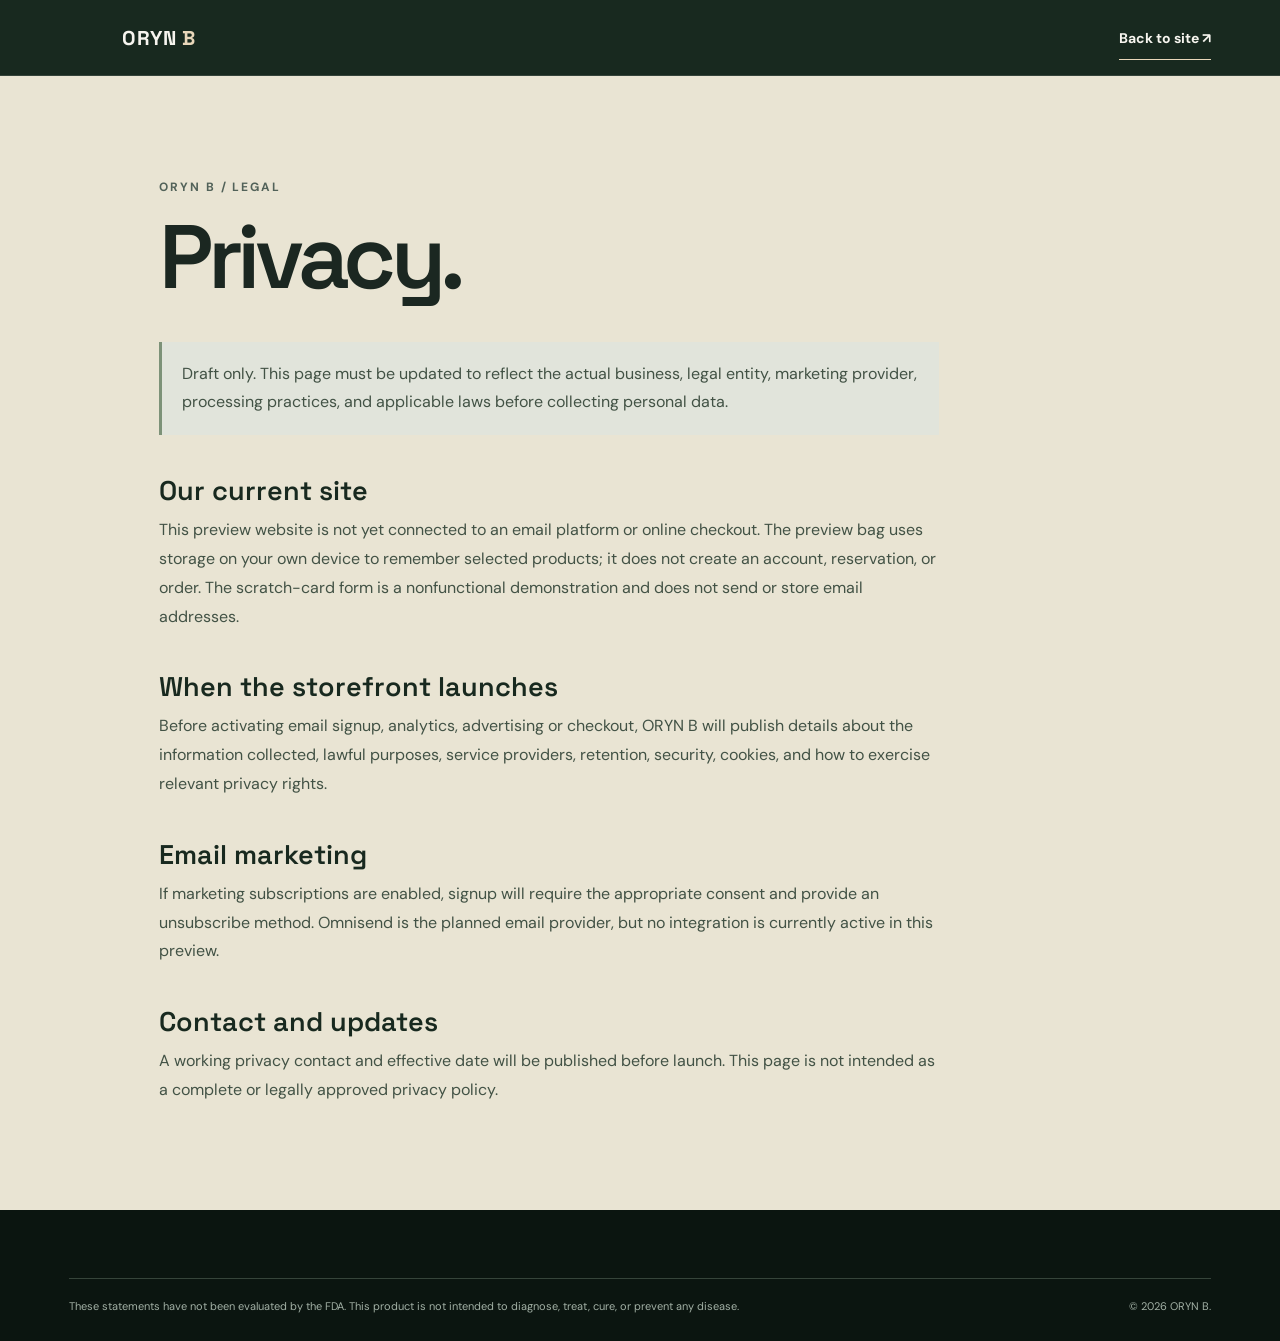
<file: privacy.html>
<!doctype html><html lang="en"><head><meta charset="UTF-8"><meta name="viewport" content="width=device-width, initial-scale=1"><meta name="description" content="ORYN B privacy notice draft"><title>Privacy — ORYN B</title><link rel="icon" href="assets/favicon.png" type="image/png"><link rel="preconnect" href="https://fonts.googleapis.com"><link rel="preconnect" href="https://fonts.gstatic.com" crossorigin><link href="https://fonts.googleapis.com/css2?family=DM+Sans:wght@400;500;600;700&family=Space+Grotesk:wght@400;500;600;700&display=swap" rel="stylesheet"><link rel="stylesheet" href="styles.css"></head><body class="legal-page"><header class="site-header legal-header"><a class="brand" href="index.html" aria-label="ORYN B home"><span class="brand-symbol" aria-hidden="true">OB</span><span>ORYN <b>B</b></span></a><a class="text-link" href="index.html">Back to site ↗</a></header><main class="legal-main"><p class="eyebrow">ORYN B / LEGAL</p><h1>Privacy.</h1><article class="legal-content"><p class="legal-note">Draft only. This page must be updated to reflect the actual business, legal entity, marketing provider, processing practices, and applicable laws before collecting personal data.</p><h2>Our current site</h2><p>This preview website is not yet connected to an email platform or online checkout. The preview bag uses storage on your own device to remember selected products; it does not create an account, reservation, or order. The scratch-card form is a nonfunctional demonstration and does not send or store email addresses.</p><h2>When the storefront launches</h2><p>Before activating email signup, analytics, advertising or checkout, ORYN B will publish details about the information collected, lawful purposes, service providers, retention, security, cookies, and how to exercise relevant privacy rights.</p><h2>Email marketing</h2><p>If marketing subscriptions are enabled, signup will require the appropriate consent and provide an unsubscribe method. Omnisend is the planned email provider, but no integration is currently active in this preview.</p><h2>Contact and updates</h2><p>A working privacy contact and effective date will be published before launch. This page is not intended as a complete or legally approved privacy policy.</p></article></main><footer class="site-footer"><div class="footer-bottom"><p>These statements have not been evaluated by the FDA. This product is not intended to diagnose, treat, cure, or prevent any disease.</p><p>© 2026 ORYN B.</p></div></footer></body></html>
</file>
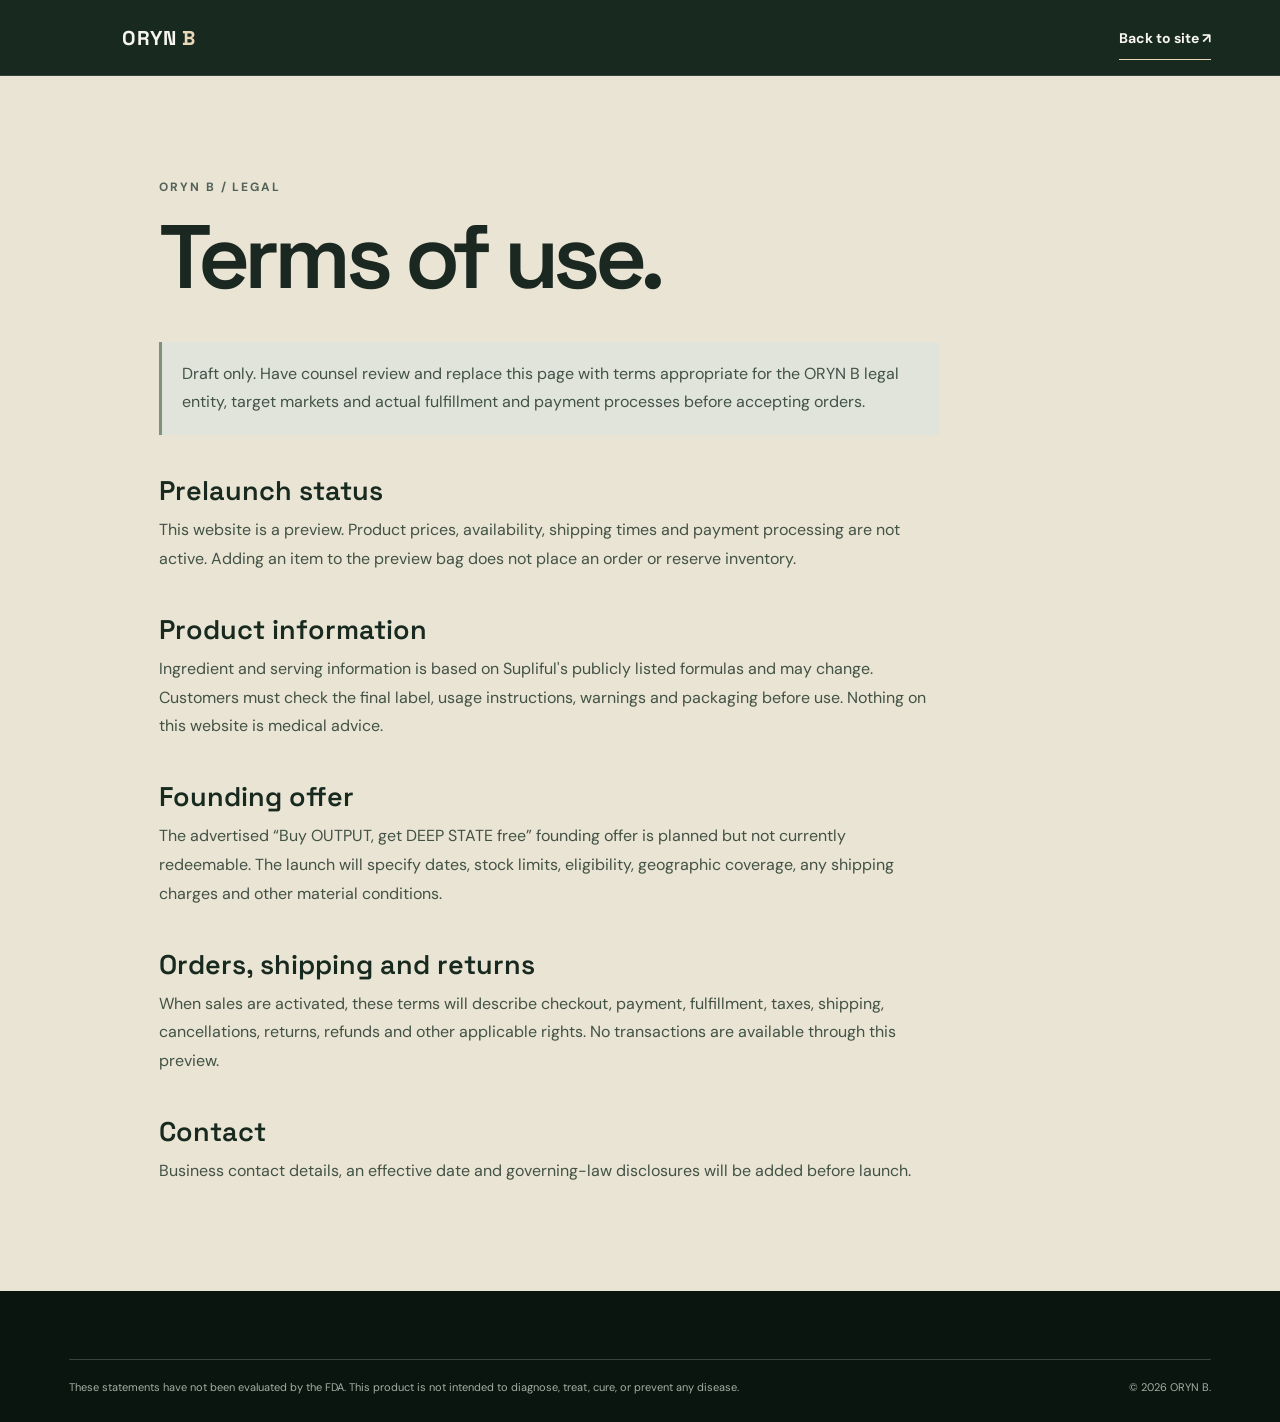
<file: terms.html>
<!doctype html><html lang="en"><head><meta charset="UTF-8"><meta name="viewport" content="width=device-width, initial-scale=1"><meta name="description" content="ORYN B terms draft"><title>Terms — ORYN B</title><link rel="icon" href="assets/favicon.png" type="image/png"><link rel="preconnect" href="https://fonts.googleapis.com"><link rel="preconnect" href="https://fonts.gstatic.com" crossorigin><link href="https://fonts.googleapis.com/css2?family=DM+Sans:wght@400;500;600;700&family=Space+Grotesk:wght@400;500;600;700&display=swap" rel="stylesheet"><link rel="stylesheet" href="styles.css"></head><body class="legal-page"><header class="site-header legal-header"><a class="brand" href="index.html" aria-label="ORYN B home"><span class="brand-symbol" aria-hidden="true">OB</span><span>ORYN <b>B</b></span></a><a class="text-link" href="index.html">Back to site ↗</a></header><main class="legal-main"><p class="eyebrow">ORYN B / LEGAL</p><h1>Terms of use.</h1><article class="legal-content"><p class="legal-note">Draft only. Have counsel review and replace this page with terms appropriate for the ORYN B legal entity, target markets and actual fulfillment and payment processes before accepting orders.</p><h2>Prelaunch status</h2><p>This website is a preview. Product prices, availability, shipping times and payment processing are not active. Adding an item to the preview bag does not place an order or reserve inventory.</p><h2>Product information</h2><p>Ingredient and serving information is based on Supliful's publicly listed formulas and may change. Customers must check the final label, usage instructions, warnings and packaging before use. Nothing on this website is medical advice.</p><h2>Founding offer</h2><p>The advertised “Buy OUTPUT, get DEEP STATE free” founding offer is planned but not currently redeemable. The launch will specify dates, stock limits, eligibility, geographic coverage, any shipping charges and other material conditions.</p><h2>Orders, shipping and returns</h2><p>When sales are activated, these terms will describe checkout, payment, fulfillment, taxes, shipping, cancellations, returns, refunds and other applicable rights. No transactions are available through this preview.</p><h2>Contact</h2><p>Business contact details, an effective date and governing-law disclosures will be added before launch.</p></article></main><footer class="site-footer"><div class="footer-bottom"><p>These statements have not been evaluated by the FDA. This product is not intended to diagnose, treat, cure, or prevent any disease.</p><p>© 2026 ORYN B.</p></div></footer></body></html>
</file>
<file: styles.css>
:root{--forest:#0d1915;--deep:#08130f;--olive:#1d3127;--cream:#f4f0e7;--paper:#eae6db;--sand:#d5b98a;--text:#1b2721;--muted:#55635a;--line:#d1d0c5;--light:#f8f5ed;--edge:clamp(22px,5.4vw,90px);--sans:'DM Sans',Arial,sans-serif;--display:'Space Grotesk',Arial,sans-serif;--ease:cubic-bezier(.22,1,.36,1)}
*{box-sizing:border-box}html{scroll-behavior:smooth;scroll-padding-top:100px}body{margin:0;background:var(--cream);color:var(--text);font:400 16px/1.6 var(--sans);-webkit-font-smoothing:antialiased;overflow-x:hidden}body.dialog-open{overflow:hidden}a{color:inherit;text-decoration:none}button,input{font:inherit}button{cursor:pointer}img{display:block;max-width:100%}button,summary,a,input{ -webkit-tap-highlight-color:transparent}button:focus-visible,a:focus-visible,input:focus-visible,summary:focus-visible{outline:3px solid #b58e4d;outline-offset:4px}::selection{background:#d4b587;color:#08130f}.skip-link{position:fixed;top:-100px;left:16px;background:var(--light);padding:10px 16px;z-index:200}.skip-link:focus{top:10px}.progress-track{position:fixed;z-index:120;top:0;left:0;width:100%;height:3px;pointer-events:none}.progress-track span{display:block;background:var(--sand);height:100%;transform-origin:left;transform:scaleX(0)}
.eyebrow{font:700 12px/1.5 var(--sans);letter-spacing:.16em;text-transform:uppercase;color:#526259}.eyebrow.light{color:#d7c7a9}.announcement{min-height:36px;display:flex;align-items:center;justify-content:center;gap:26px;padding:7px 16px;background:#c7af89;color:#14231b;font:700 10px/1.5 var(--sans);letter-spacing:.11em;text-align:center}.announcement button{color:inherit;border:0;border-bottom:1px solid #536049;background:none;font:inherit;letter-spacing:inherit;padding:1px 0}.announcement button:hover{border-color:transparent}.site-header{height:76px;display:flex;align-items:center;justify-content:space-between;gap:30px;padding:0 var(--edge);background:var(--forest);color:var(--light);position:sticky;top:0;z-index:90;border-bottom:1px solid rgba(255,255,255,.12);transition:height .25s}.site-header.is-scrolled{height:68px;box-shadow:0 15px 40px rgba(0,0,0,.1)}.brand{display:inline-flex;align-items:center;gap:11px;font:700 20px/1 var(--display);letter-spacing:.03em;white-space:nowrap}.brand b,.footer-brand b{color:var(--sand);font-weight:700}.brand-symbol{height:32px;width:32px;border:1px solid #d0be9b;border-radius:50%;font:700 10px/30px var(--display);text-align:center;letter-spacing:-.05em}.desktop-nav{display:flex;align-items:center;gap:clamp(18px,3.2vw,54px);margin-left:auto;margin-right:auto}.desktop-nav a{font:600 14px/1 var(--sans);color:#e3e4db;transition:color .2s}.desktop-nav a:hover{color:var(--sand)}.header-actions{display:flex;align-items:center;gap:18px}.cart-trigger{border:0;background:none;color:var(--light);display:flex;align-items:center;gap:8px;font-weight:600;font-size:14px}.count-bubble{background:var(--sand);color:var(--forest);height:21px;min-width:21px;padding:0 4px;border-radius:12px;text-align:center;font:700 11px/21px var(--display)}.menu-toggle{display:none;width:34px;height:34px;align-items:center;justify-content:center;flex-direction:column;gap:6px;border:0;background:none}.menu-toggle span{height:1.5px;width:23px;background:var(--light)}.mobile-nav{position:fixed;top:72px;left:0;right:0;z-index:89;background:var(--forest);color:var(--light);border-top:1px solid #32423a;padding:22px var(--edge) 30px;box-shadow:0 20px 35px #0005}.mobile-nav[hidden]{display:none}.mobile-nav a,.mobile-nav button{display:block;text-align:left;width:100%;padding:15px 0;border:0;border-bottom:1px solid #33453b;background:none;color:inherit;font:500 18px var(--display)}
.hero{position:relative;isolation:isolate;min-height:670px;min-height:min(790px,calc(100svh - 112px));display:grid;grid-template-columns:51% 49%;background:var(--forest);color:var(--light);overflow:hidden}.hero-glow{position:absolute;width:850px;height:850px;left:35%;top:-170px;z-index:-1;border-radius:50%;background:radial-gradient(circle,#3e4d3890 0%,#1e30236b 33%,transparent 70%);filter:blur(6px)}.hero-content{padding:clamp(65px,7vw,125px) 0 80px var(--edge);position:relative;z-index:3;align-self:center}.hero h1{font:600 clamp(58px,6.8vw,100px)/.94 var(--display);letter-spacing:-.065em;margin:24px 0}.hero h1 em{font-style:normal;color:var(--sand)}.hero-description{max-width:450px;color:#d9ded4;font-size:clamp(16px,1.4vw,19px);line-height:1.7;margin:0 0 34px}.button-row{display:flex;flex-wrap:wrap;gap:12px;align-items:center}.button{display:inline-flex;align-items:center;justify-content:space-between;gap:20px;min-height:52px;padding:13px 20px;border:1px solid transparent;border-radius:3px;font:700 13px/1.2 var(--sans);letter-spacing:.005em;text-align:left;transition:transform .28s var(--ease),background .3s,color .3s,border-color .3s;white-space:nowrap}.button:hover{transform:translateY(-3px)}.button span{font-size:18px;font-weight:500}.button-sand{background:var(--sand);color:var(--forest);border-color:var(--sand)}.button-sand:hover{background:#ead5b2}.button-text{background:transparent;color:var(--light);padding-left:8px;padding-right:8px}.button-text:hover{color:var(--sand)}.button-dark{background:var(--forest);color:var(--light)}.button-dark:hover{background:#294436}.button-outline{border-color:var(--forest);background:transparent;color:var(--forest)}.button-outline:hover{background:var(--forest);color:var(--light)}.micro-line{display:block;margin-top:53px;font-size:10px;color:#b8c1b7;letter-spacing:.15em;font-weight:700}.hero-art{position:relative;min-height:590px;display:flex;align-items:stretch;overflow:hidden}.hero-art img{width:100%;height:100%;object-fit:cover;object-position:50% 22%;opacity:.94;mask-image:linear-gradient(to right,transparent 0%,#000 14%,#000 100%);filter:saturate(.84) contrast(1.04);animation:hero-settle 1.7s var(--ease) both}.hero-halo{position:absolute;inset:11% 12%;border-radius:50%;border:1px solid #e5dcb226;box-shadow:0 0 0 65px #d7cc9e0a,0 0 0 135px #d7cc9e07;z-index:1;pointer-events:none}.hero-art-label{position:absolute;right:var(--edge);bottom:38px;color:#faf9f0;letter-spacing:.17em;font-size:11px;font-weight:700;text-shadow:0 2px 8px #000;z-index:3}.hero-index{position:absolute;bottom:27px;left:var(--edge);right:var(--edge);display:flex;justify-content:space-between;color:#b9c3b7;pointer-events:none;font-size:10px;letter-spacing:.12em}.signal-strip{display:flex;align-items:center;justify-content:center;flex-wrap:wrap;gap:clamp(12px,2.8vw,38px);background:#c8b490;min-height:61px;padding:14px 20px;color:#1d2c23;font:700 11px/1.5 var(--sans);letter-spacing:.13em;text-align:center}.signal-strip i{font-size:14px;font-style:normal;color:#526454}
.section-pad{padding:clamp(74px,9vw,142px) var(--edge)}.section-heading{display:flex;justify-content:space-between;align-items:end;gap:45px;margin-bottom:42px}.section-heading h2,.capsule-copy h2,.faq-section h2{font:600 clamp(42px,5vw,69px)/1.04 var(--display);letter-spacing:-.058em;margin:16px 0 0}.section-heading h2 em,.capsule-copy h2 em,.faq-section h2 em{font-style:normal;color:#707c6e}.section-heading>p{max-width:330px;color:#59655b;font-size:16px;margin:0 0 4px}.products-section{background:var(--cream)}.product-grid{display:grid;grid-template-columns:repeat(2,minmax(0,1fr));gap:22px}.product-card{min-width:0;background:#fffdf7;border:1px solid #d5d3c8;display:flex;flex-direction:column;overflow:hidden;transition:box-shadow .35s,transform .35s}.product-card:hover{box-shadow:0 24px 65px #26342914;transform:translateY(-3px)}.product-image{height:clamp(320px,30vw,460px);position:relative;overflow:hidden;background:#263529}.product-image:after{content:'';position:absolute;inset:0;pointer-events:none;background:linear-gradient(180deg,#10201982 0%,transparent 26%,transparent 67%,#07100c7d)}.product-image img{width:100%;height:100%;object-fit:cover;filter:saturate(.92);transition:transform .9s var(--ease)}.product-image-output img{transform:scale(1.03);transform-origin:center}.product-image-deep img{transform:scale(1.03);transform-origin:center}.product-image-bundle img{transform:scale(1.04);object-position:center}.product-card:hover .product-image-output img{transform:scale(1.09)}.product-card:hover .product-image-deep img{transform:scale(1.09)}.product-card:hover .product-image-bundle img{transform:scale(1.1)}.image-index,.image-label{position:absolute;z-index:1;color:#fffaf0;font-size:11px;font-weight:700;letter-spacing:.12em;text-shadow:0 1px 6px #0008}.image-index{top:23px;left:24px}.image-label{bottom:23px;left:24px}.product-body{padding:30px clamp(22px,3vw,40px) 34px;display:flex;flex:1;flex-direction:column}.product-body .eyebrow{color:#607364}.name-row{display:flex;align-items:center;justify-content:space-between;gap:10px;margin:8px 0 4px}.name-row h3{font:600 clamp(32px,3.5vw,48px)/1.07 var(--display);letter-spacing:-.055em;margin:0}.name-row>span{font-size:10px;white-space:nowrap;letter-spacing:.07em;font-weight:700;background:#e4e6dd;border-radius:30px;padding:7px 10px;color:#2c3d30}.product-summary{font-size:16px;line-height:1.65;color:#46554a;max-width:530px;min-height:56px;margin:13px 0 15px}.product-points{margin:0 0 17px;padding:0;list-style:none;display:flex;flex-wrap:wrap;gap:8px}.product-points li{font-size:12px;font-weight:600;line-height:1.3;background:#edece4;color:#405046;padding:7px 10px;border-radius:2px}.spec-details{border-top:1px solid #d9dad0;margin-top:auto}.spec-details summary{display:flex;justify-content:space-between;gap:15px;padding:17px 0;list-style:none;cursor:pointer;font-weight:700;font-size:13px}.spec-details summary::-webkit-details-marker{display:none}.spec-details summary span{font-size:21px;line-height:1}.spec-details[open] summary span{transform:rotate(45deg)}.spec-content{font-size:13px;line-height:1.65;color:#4c5a50;padding-bottom:9px}.spec-content p{margin:0 0 12px}.add-button{width:100%;margin-top:14px}.bundle-card{grid-column:1/-1;display:grid;grid-template-columns:1fr 1fr;background:#e2e6dc}.bundle-card .product-image{height:auto;min-height:495px}.bundle-card .product-body{padding:clamp(28px,5vw,70px);justify-content:center}.bundle-card .offer-tag{background:var(--sand);color:#193024}.offer-inline{display:flex;flex-direction:column;padding:22px;margin-top:8px;background:#cbd3c8;border:1px solid #b4c3af;gap:7px}.offer-inline span{font-size:10px;letter-spacing:.13em;font-weight:700}.offer-inline strong{font:600 clamp(23px,2.5vw,35px)/1.18 var(--display);letter-spacing:-.035em}.offer-inline small{font-size:12px;line-height:1.5;color:#4b5a4f}.bundle-card .add-button{margin-top:22px}.product-footnote{max-width:860px;margin:26px 0 0;color:#69766b;font-size:12px;line-height:1.65}
.approach-section{background:#101e18;color:var(--light);display:grid;grid-template-columns:1fr .85fr;align-items:center;min-height:650px;gap:7vw;padding:110px var(--edge);overflow:hidden}.approach-copy{max-width:640px}.approach-copy h2{font:600 clamp(52px,6vw,84px)/1 var(--display);letter-spacing:-.06em;margin:23px 0 32px}.approach-copy h2 em{font-style:normal;color:var(--sand)}.approach-copy>p:not(.eyebrow){max-width:510px;font-size:17px;line-height:1.75;color:#d7ded3;margin:0 0 20px}.text-link{display:inline-flex;align-items:center;gap:25px;border-bottom:1px solid var(--sand);padding-bottom:10px;font-weight:700;font-size:14px;color:var(--sand);margin-top:12px}.text-link:hover{gap:32px}.approach-visual{position:relative;aspect-ratio:1;display:grid;place-items:center;isolation:isolate;max-height:510px}.orbit-ring{position:absolute;border:1px solid #c7af8c55;border-radius:50%;width:71%;aspect-ratio:1;animation:orbit 30s linear infinite}.orbit-ring:after{content:'✳';position:absolute;top:0;left:48%;font-size:22px;color:var(--sand)}.orbit-ring-two{width:100%;animation-duration:50s;animation-direction:reverse;opacity:.62}.vital-center{font:600 clamp(80px,10vw,150px)/1 var(--display);letter-spacing:-.1em;color:#e6e2d5}.vital-center span{font-size:.55em;vertical-align:middle;padding:0 6px;color:var(--sand)}.vital-label{position:absolute;top:10%;right:0;color:var(--sand);font:700 11px/1.6 var(--sans);letter-spacing:.14em}.approach-visual>p{position:absolute;bottom:3%;left:0;color:#99aa9d;font-size:10px;line-height:1.8;letter-spacing:.15em}
.capsule-section{background:#e7e6db;display:grid;grid-template-columns:.8fr 1fr;gap:8vw;align-items:center}.capsule-copy{max-width:470px}.capsule-copy>p:not(.eyebrow){max-width:415px;font-size:17px;line-height:1.75;color:#4e5d52;margin:24px 0 34px}.rhythm-detail{padding:13px 0;border-top:1px solid #b8c1b3}.rhythm-detail span{font-size:12px;font-weight:700;letter-spacing:.1em;color:#51604f}.rhythm-detail p{font:500 17px var(--display);margin:4px 0}.capsule-copy .button{margin-top:26px}.capsule-scene{position:relative;min-height:540px;overflow:hidden;background:#1e3025;border-radius:3px;isolation:isolate}.capsule-scene:after{content:'';position:absolute;inset:0;background:linear-gradient(90deg,#101c143d,transparent),linear-gradient(0deg,#0b1b0daa,transparent 45%);pointer-events:none}.capsule-scene img{height:100%;width:100%;position:absolute;inset:0;object-fit:cover;object-position:75% 25%;transform:scale(1.55);transform-origin:right center;filter:saturate(.8)}.scene-lid{width:104px;height:25px;border-radius:50%;background:linear-gradient(#d6d0bd,#868d78);border:4px solid #a5a899;position:absolute;top:28%;right:18%;z-index:2;transform:translateY(calc(var(--motion,0)* -90px)) rotate(calc(var(--motion,0)* 24deg));opacity:.75;box-shadow:0 8px 18px #0008;transition:transform .1s linear}.scene-pill{position:absolute;width:19px;height:53px;border-radius:15px;right:18%;top:31%;z-index:3;background:linear-gradient(90deg,#e8dac0 48%,#c7b18b 52%);border:1px solid #ede5d0;opacity:calc(var(--motion,0)* .9);box-shadow:0 6px 15px #0005}.pill-one{transform:translate(calc(var(--motion,0)* -84px),calc(var(--motion,0)* 180px)) rotate(calc(var(--motion,0)* 63deg))}.pill-two{transform:translate(calc(var(--motion,0)* -3px),calc(var(--motion,0)* 245px)) rotate(calc(var(--motion,0)* -47deg))}.pill-three{transform:translate(calc(var(--motion,0)* 64px),calc(var(--motion,0)* 180px)) rotate(calc(var(--motion,0)* 85deg))}.scene-note{position:absolute;bottom:18px;left:22px;z-index:3;font-size:10px;color:#fbf6e7;letter-spacing:.14em}.offer-band{background:#233a2c;color:#f5f1e8;display:flex;position:relative;min-height:490px;align-items:center;overflow:hidden;padding:85px var(--edge)}.offer-band-content{position:relative;z-index:3;max-width:790px}.offer-band h2{font:600 clamp(51px,6.3vw,89px)/1 var(--display);letter-spacing:-.06em;margin:19px 0 21px}.offer-band h2 em{font-style:normal;color:var(--sand)}.offer-band-content>p:not(.eyebrow){max-width:440px;font-size:17px;color:#d8e2d8;margin:0 0 27px}.giant-asterisk{font:500 clamp(280px,44vw,680px)/1 var(--display);color:#d0b68519;position:absolute;right:-1%;top:-32%;transform:rotate(-12deg);pointer-events:none}.faq-section{background:#f6f3ed}.faq-section .section-heading{margin-bottom:42px}.faq-list{max-width:1000px}.faq-list details{border-top:1px solid #c8cbbf}.faq-list details:last-child{border-bottom:1px solid #c8cbbf}.faq-list summary{list-style:none;display:flex;align-items:center;justify-content:space-between;gap:16px;padding:24px 3px;cursor:pointer;font:600 clamp(17px,2vw,23px) var(--display);letter-spacing:-.03em}.faq-list summary::-webkit-details-marker{display:none}.faq-list summary span{font:400 29px/1 var(--display);color:#5b6c5d}.faq-list details[open] summary span{transform:rotate(45deg)}.faq-list details p{margin:0 10% 27px 3px;max-width:700px;color:#536157;font-size:16px;line-height:1.7}
.site-footer{background:#0b1510;color:#f5f0e7;padding:68px var(--edge) 25px}.footer-top{display:flex;justify-content:space-between;gap:30px;padding-bottom:78px}.footer-brand{font:600 clamp(32px,5vw,59px)/1 var(--display);letter-spacing:-.05em}.footer-top>div:first-child>p{font-size:14px;color:#aebbae;margin:21px 0 0}.footer-links{display:flex;gap:clamp(48px,8vw,150px)}.footer-links>div{display:flex;flex-direction:column;align-items:start;gap:11px}.footer-links b{font-size:11px;letter-spacing:.12em;color:var(--sand);margin-bottom:7px}.footer-links a,.footer-links button{font-size:14px;color:#d7dfd5;background:none;border:0;padding:0;text-align:left}.footer-links a:hover,.footer-links button:hover{color:var(--sand)}.footer-bottom{border-top:1px solid #36443a;padding-top:19px;display:flex;justify-content:space-between;align-items:start;gap:40px;color:#a2b0a5;font-size:11px;line-height:1.6}.footer-bottom p:first-child{max-width:670px}.footer-bottom p{margin:0}
.cart-overlay{position:fixed;inset:0;background:#08100bc1;z-index:120}.cart-overlay[hidden]{display:none}.cart-drawer{position:fixed;z-index:121;right:0;top:0;bottom:0;width:min(500px,100vw);background:var(--cream);color:var(--text);display:flex;flex-direction:column;transform:translateX(105%);transition:transform .45s var(--ease);box-shadow:-20px 0 55px #0003;visibility:hidden}.cart-drawer.is-open{transform:translateX(0);visibility:visible}.drawer-header{padding:33px 32px 20px;border-bottom:1px solid var(--line);display:flex;align-items:start;justify-content:space-between}.drawer-header h2{font:600 34px/1.1 var(--display);letter-spacing:-.04em;margin:7px 0 0}.drawer-header h2 span{font:600 15px var(--sans);vertical-align:middle;color:#5a6c5e}.icon-close{font:400 32px/1 var(--sans);border:0;background:none;color:inherit;padding:0 3px}.cart-content{flex:1;overflow-y:auto;padding:25px 32px}.empty-bag{font-size:16px;color:#536056;max-width:320px;margin:50px 0}.cart-entry{display:grid;grid-template-columns:80px 1fr auto;gap:15px;align-items:start;padding:18px 0;border-bottom:1px solid #c6cbbd}.cart-entry-img{height:80px;background:#213728;overflow:hidden}.cart-entry-img img{height:100%;width:100%;object-fit:cover}.cart-entry h3{font:600 19px/1.2 var(--display);margin:0 0 5px}.cart-entry p{font-size:12px;color:#637266;margin:0}.cart-entry button{border:0;background:transparent;color:#526651;font-size:19px}.qty-tools{display:inline-flex;align-items:center;gap:13px;border:1px solid #bfc8bd;margin-top:12px}.qty-tools button{padding:3px 8px;color:var(--forest)}.qty-tools span{min-width:12px;text-align:center;font-size:12px;font-weight:700}.drawer-footer{padding:25px 32px 33px;border-top:1px solid var(--line)}.drawer-footer p{margin:0 0 18px;font-size:12px;color:#526351}.drawer-footer .button{width:100%}
.offer-dialog{width:min(480px,calc(100% - 28px));max-height:calc(100dvh - 24px);border:0;border-radius:10px;padding:0;background:#f4f1e8;color:var(--forest);box-shadow:0 28px 95px #0008;overflow-y:auto}.offer-dialog::backdrop{background:rgba(2,10,5,.78);backdrop-filter:blur(6px)}.offer-modal-inner{padding:clamp(22px,4.5vw,40px);position:relative}.offer-close{position:absolute;right:23px;top:19px}.offer-modal-inner>.eyebrow{margin:0;color:#536550}.offer-modal-inner h2{font:600 clamp(34px,7vw,47px)/.99 var(--display);letter-spacing:-.053em;margin:17px 0 13px}.offer-modal-inner h2 em{font-style:normal;color:#657c61}.modal-intro{color:#4c604f;margin:0 0 20px;font-size:14px}.scratch-area{height:160px;position:relative;border-radius:5px;overflow:hidden;border:1px solid #657865;background:#12251a}.scratch-prize{position:absolute;inset:0;background:#13261e;color:#f4eddd;display:flex;align-items:center;justify-content:center;flex-direction:column;gap:8px;text-align:center;padding:10px 16px}.scratch-prize>span{font:700 10px var(--sans);letter-spacing:.16em;color:var(--sand)}.scratch-prize strong{font:600 clamp(20px,5.5vw,29px)/1.12 var(--display);letter-spacing:-.04em}.scratch-prize strong em{font-style:normal;color:var(--sand)}.scratch-prize small{font-size:10px;color:#bfcdbd;line-height:1.3}.scratch-area canvas{position:absolute;inset:0;width:100%;height:100%;cursor:crosshair;touch-action:none;z-index:2}.scratch-fallback{display:block;margin:9px auto 18px;border:0;border-bottom:1px solid #8b987e;background:none;font-size:12px;font-weight:700;color:#476049;padding:1px}.offer-dialog form{border-top:1px solid #cbd2c4;padding-top:17px}.offer-dialog form>label:first-child{font:600 16px/1.5 var(--display);display:block;margin-bottom:10px}.email-row{display:flex;background:#fffdf9;border:1px solid #b0bdad;min-height:50px}.email-row input{min-width:0;flex:1;border:0;padding:12px;font-size:14px;background:transparent;color:var(--forest)}.email-row button{border:0;background:#1c3325;color:#f7f2e8;font:700 12px/1 var(--sans);letter-spacing:.05em;padding:0 17px}.consent-label{display:flex;align-items:start;gap:9px;margin-top:13px;font-size:12px;line-height:1.45;color:#50614f}.consent-label input{width:16px;height:16px;accent-color:#203b2a;flex-shrink:0;margin:2px 0 0}.signup-feedback{color:#667463;font-size:11px;line-height:1.5;margin:11px 0 0}.signup-feedback.error{color:#8c3827;font-weight:600}.signup-feedback.ok{color:#225436;font-weight:700}.modal-fine{font-size:10px;color:#687668;line-height:1.5;margin:15px 0 0}
.reveal{opacity:0;transform:translateY(24px);transition:opacity .75s var(--ease),transform .75s var(--ease)}.reveal.is-visible{opacity:1;transform:translateY(0)}@keyframes hero-settle{from{opacity:.3;transform:scale(1.08)}to{opacity:.94;transform:scale(1)}}@keyframes orbit{to{transform:rotate(360deg)}}
/* Existing policy pages remain usable with the new design system. */
.legal-page{background:var(--cream)}.legal-page .site-header{position:relative;background:var(--forest);color:var(--light)}.legal-page .text-link{color:var(--light);font-size:14px}.legal-main{padding:clamp(55px,7vw,110px) var(--edge);max-width:1100px;margin:auto}.legal-main>h1{font:600 clamp(48px,8vw,90px)/1 var(--display);letter-spacing:-.06em;margin:16px 0 40px}.legal-content{max-width:780px;color:#425245;font-size:16px;line-height:1.8}.legal-content h2{font:600 27px var(--display);margin:38px 0 8px;color:var(--forest)}.legal-content p{margin:0 0 16px}.legal-note{background:#e1e4db;border-left:3px solid #7d9278;padding:18px 20px}
@media(max-width:1100px){.hero{grid-template-columns:51% 49%;min-height:665px}.hero h1{font-size:clamp(59px,7vw,83px)}.hero-description{font-size:16px}.hero-content{padding-bottom:85px}.button-row{gap:8px}.product-body{padding:28px 26px}.product-image{height:370px}.bundle-card .product-image{min-height:465px}}
@media(max-width:820px){.desktop-nav{display:none}.menu-toggle{display:flex}.hero{grid-template-columns:1fr;min-height:820px}.hero-content{align-self:start;padding:80px var(--edge) 15px;max-width:660px}.hero h1{font-size:clamp(56px,10vw,85px)}.hero-art{position:absolute;top:235px;right:0;width:75%;height:640px;min-height:0;z-index:-1;opacity:.52}.hero-art img{object-position:50% 20%}.hero-description{max-width:440px}.hero-art-label{display:none}.hero-index{z-index:4}.signal-strip{gap:12px}.signal-strip span{font-size:10px}.section-heading{display:block}.section-heading>p{margin-top:18px}.product-grid{gap:13px}.product-image{height:300px}.product-body{padding:25px 19px}.name-row{align-items:start;flex-wrap:wrap}.name-row h3{font-size:35px}.bundle-card{grid-template-columns:1fr 1fr}.bundle-card .product-image{min-height:450px}.bundle-card .product-body{padding:30px}.approach-section{gap:4vw;padding-top:95px;padding-bottom:95px}.approach-copy h2{font-size:50px}.approach-copy>p:not(.eyebrow){font-size:15px}.capsule-section{gap:5vw}.capsule-scene{min-height:450px}.footer-top{padding-bottom:55px}}
@media(max-width:650px){.announcement{gap:9px;font-size:9px;line-height:1.4;flex-wrap:wrap}.site-header{height:66px}.mobile-nav{top:66px}.brand{font-size:19px}.hero{min-height:765px}.hero-content{padding-top:62px;padding-bottom:0}.hero h1{font-size:clamp(55px,13vw,77px);margin:18px 0}.hero-description{max-width:390px;font-size:15px}.hero-art{top:270px;right:-12%;width:108%;height:510px;opacity:.42}.hero-art img{mask-image:linear-gradient(to bottom,transparent 0%,#000 20%,#000 95%)}.button-row{flex-direction:column;align-items:start}.button-row .button-sand{width:fit-content}.button-text{padding-left:0}.micro-line{margin-top:35px}.signal-strip{min-height:57px;gap:8px}.signal-strip span:last-child,.signal-strip i:last-of-type{display:none}.section-pad{padding:76px var(--edge)}.section-heading{margin-bottom:28px}.section-heading h2,.capsule-copy h2,.faq-section h2{font-size:44px}.section-heading>p{font-size:15px}.product-grid{grid-template-columns:1fr;gap:22px}.product-image{height:clamp(310px,90vw,480px)}.product-body{padding:24px 24px 29px}.product-summary{min-height:0}.name-row h3{font-size:40px}.bundle-card{grid-column:auto;grid-template-columns:1fr}.bundle-card .product-image{min-height:0;height:clamp(310px,85vw,420px)}.bundle-card .product-body{padding:28px 24px 30px}.offer-inline{padding:18px}.approach-section{grid-template-columns:1fr;gap:30px;min-height:0;padding:80px var(--edge) 40px}.approach-copy h2{font-size:53px}.approach-visual{max-width:400px;width:100%;margin:auto}.capsule-section{grid-template-columns:1fr;gap:35px}.capsule-scene{min-height:470px}.capsule-copy{max-width:none}.capsule-copy>p:not(.eyebrow){font-size:16px}.offer-band{padding:78px var(--edge);min-height:410px}.offer-band h2{font-size:54px}.giant-asterisk{font-size:350px;right:-20%;top:0}.faq-list summary{font-size:18px}.site-footer{padding-top:60px}.footer-top{display:block}.footer-links{margin-top:50px;gap:60px}.footer-bottom{display:block}.footer-bottom p+p{margin-top:16px}.drawer-header,.cart-content,.drawer-footer{padding-left:23px;padding-right:23px}.cart-entry{grid-template-columns:67px 1fr auto}.cart-entry-img{height:67px}.offer-modal-inner{padding:25px 21px}.offer-dialog{max-height:calc(100dvh - 14px)}.offer-modal-inner h2{font-size:37px}}
@media(prefers-reduced-motion:reduce){html{scroll-behavior:auto}*,*::before,*::after{animation-duration:.01ms!important;animation-iteration-count:1!important;scroll-behavior:auto!important;transition-duration:.01ms!important}.reveal{opacity:1;transform:none}.hero-art img{transform:none}.scene-pill{opacity:0}.scene-lid{transform:none}}

.brand-symbol{background:#080f0b url("assets/favicon.png") center/cover no-repeat;color:transparent;border:0;border-radius:4px}

/* 2026-10-16 / True-source Supliful asset + scratch-card redesign */
:root{--forest:#18291f;--cream:#e9e4d3;--light:#f7f5ef;--sand:#e9d7ba}
.brand-symbol{width:42px;height:34px;border:0!important;border-radius:0!important;background:transparent!important;object-fit:contain;color:transparent}
.hero{grid-template-columns:50% 50%}.hero-art{background:#f7f7f7;align-items:center;justify-content:center;min-height:590px}.hero-photo-pair{width:100%;height:100%;display:grid;grid-template-columns:1fr 1fr;align-items:center;gap:0;overflow:hidden}.hero-product{margin:0;position:relative;height:100%;min-width:0;display:flex;align-items:center;justify-content:center}.hero-product img{width:100%;height:auto;aspect-ratio:1/1;object-fit:contain;max-height:650px;filter:none;mask-image:none;animation:none;opacity:1}.hero-product figcaption{position:absolute;bottom:13%;left:12%;font:700 12px var(--sans);letter-spacing:.08em;color:#1a3023}.hero-art-label{color:#294332;text-shadow:none;bottom:28px;right:25px;letter-spacing:.08em;font-size:10px}.hero-halo{display:none}
.product-image{background:#f7f7f7}.product-image:after{background:linear-gradient(180deg,rgba(255,255,255,.36),transparent 30%,transparent 65%,rgba(235,237,231,.42))}.product-image img{object-fit:contain!important;filter:none!important;transform:scale(1)!important}.product-card:hover .product-image img{transform:scale(1.035)!important}.image-index,.image-label{color:#263a2c;text-shadow:none;background:#f7f7f7c8;padding:4px 6px;letter-spacing:.065em;font-size:10px}.bundle-photo-pair{display:grid;grid-template-columns:1fr 1fr;height:100%;width:100%;align-items:center;background:#f7f7f7}.bundle-photo-pair img{width:100%;height:100%;min-height:0;object-fit:contain!important;transform:none!important}.bundle-card:hover .bundle-photo-pair img{transform:scale(1.02)!important}
.capsule-scene{background:#f7f7f7;min-height:540px}.capsule-scene:after{background:linear-gradient(0deg,rgba(10,21,16,.27),transparent 26%)}.scene-stack{position:absolute;inset:0}.scene-stack .scene-frame{position:absolute;inset:0;width:100%;height:100%;object-fit:contain;object-position:center;transform:scale(1.02);opacity:0;filter:none;transition:opacity .55s ease,transform 1s ease}.capsule-scene[data-frame="0"] .scene-frame-0,.capsule-scene[data-frame="1"] .scene-frame-1,.capsule-scene[data-frame="2"] .scene-frame-2{opacity:1;transform:scale(1)}.scene-progress{position:absolute;display:flex;gap:9px;z-index:3;left:22px;top:20px}.scene-progress span{display:block;width:27px;height:3px;background:#afbaae}.capsule-scene[data-frame="0"] .scene-progress span:nth-child(1),.capsule-scene[data-frame="1"] .scene-progress span:nth-child(2),.capsule-scene[data-frame="2"] .scene-progress span:nth-child(3){background:#18291f}.scene-note{color:#fff;text-shadow:0 2px 8px #0005}
.offer-dialog{width:min(970px,calc(100% - 30px));max-height:min(760px,calc(100dvh - 28px));border-radius:8px;background:#f4f1e8}.offer-modal-inner{display:grid;grid-template-columns:54% 46%;padding:0;min-height:560px}.offer-primary{padding:clamp(28px,4vw,58px);display:flex;flex-direction:column;justify-content:center;background:linear-gradient(155deg,#e9e4d3 0%,#f7f2e7 84%);min-width:0}.offer-close{right:16px;top:12px;z-index:5;background:#18291f!important;color:#f7f2e7!important;border-radius:50%;width:34px;height:34px;display:grid;place-items:center;font-size:24px!important;line-height:1}.offer-primary>.eyebrow{color:#465749;font-size:11px;letter-spacing:.09em}.offer-primary h2{font:700 clamp(42px,5vw,61px)/.92 var(--display);letter-spacing:-.06em;margin:19px 0 14px;color:#12251a}.offer-primary h2 em{font-style:normal;color:#506b52}.offer-primary .modal-intro{font-size:16px;color:#354d39;line-height:1.45;margin:0 0 24px}.scratch-area{height:190px;max-width:395px;width:100%;border-radius:13px;border:2px solid #d5dacd;background:#e2e6d9;box-shadow:0 9px 25px #17291d13}.scratch-prize{background:#18291f}.scratch-prize strong{font-size:clamp(22px,2.65vw,28px)}.scratch-prize>span{font-size:10px}.scratch-prize small{font-size:11px}.scratch-fallback{margin:12px 0 18px;align-self:start;color:#34583d;border-bottom-color:#34583d;font-size:13px}.offer-primary form{margin:0;max-width:400px;padding:16px 0 0;border-top:1px solid #bac2b5}.offer-primary form>label:first-child{font-size:13px;letter-spacing:.08em}.offer-primary .email-row{background:#fff;border:1px solid #9aac9a;border-radius:22px;overflow:hidden}.offer-primary .email-row button{border-radius:22px;padding:0 21px}.offer-primary .modal-fine{margin:12px 0 0;line-height:1.5;color:#566a59;font-size:12px}.offer-visual{position:relative;overflow:hidden;background:#eff0eb;display:flex;align-items:center}.offer-image-grid{display:grid;grid-template-rows:1fr 1fr;width:100%;height:100%;min-height:560px}.offer-image-grid img{width:100%;height:100%;max-height:320px;object-fit:cover;object-position:center;background:#f7f7f7}.offer-visual-signoff{position:absolute;bottom:20px;right:20px;display:inline-flex;align-items:center;background:#172b20;color:#f4f0e6;padding:9px 12px;letter-spacing:.1em;font-size:10px;font-weight:700}
@media(max-width:820px){.hero-art{position:relative;top:auto;right:auto;width:100%;height:auto;min-height:0;z-index:1;opacity:1;background:#f7f7f7}.hero{grid-template-columns:1fr;min-height:0}.hero-content{padding:65px var(--edge) 60px;max-width:100%}.hero-art img{mask-image:none}.hero-photo-pair{min-height:330px}.hero-product figcaption{bottom:7%}.hero-art-label{bottom:8px;font-size:9px}.hero-index{display:none}}
@media(max-width:650px){.hero-content{padding-top:54px;padding-bottom:45px}.hero-art{top:auto;right:auto;width:100%;height:auto;min-height:0;opacity:1}.hero-art img{mask-image:none}.hero-photo-pair{min-height:245px}.hero-product figcaption{font-size:10px;bottom:8%}.bundle-photo-pair img{height:auto}.offer-modal-inner{grid-template-columns:1fr;min-height:0}.offer-dialog{max-height:calc(100dvh - 18px);width:calc(100% - 18px)}.offer-primary{padding:55px 21px 26px}.offer-primary h2{font-size:43px;margin:12px 0}.offer-primary .modal-intro{font-size:15px;margin-bottom:16px}.scratch-area{max-width:100%;height:176px}.offer-visual{min-height:180px}.offer-image-grid{grid-template-rows:1fr;grid-template-columns:1fr 1fr;min-height:180px;height:200px}.offer-image-grid img{max-height:200px}.offer-visual-signoff{right:10px;bottom:10px}.offer-primary .modal-fine{font-size:11px}.capsule-scene{min-height:450px}}
@media(prefers-reduced-motion:reduce){.scene-stack .scene-frame{transition:none}.hero-product img{animation:none!important}}
</file>
